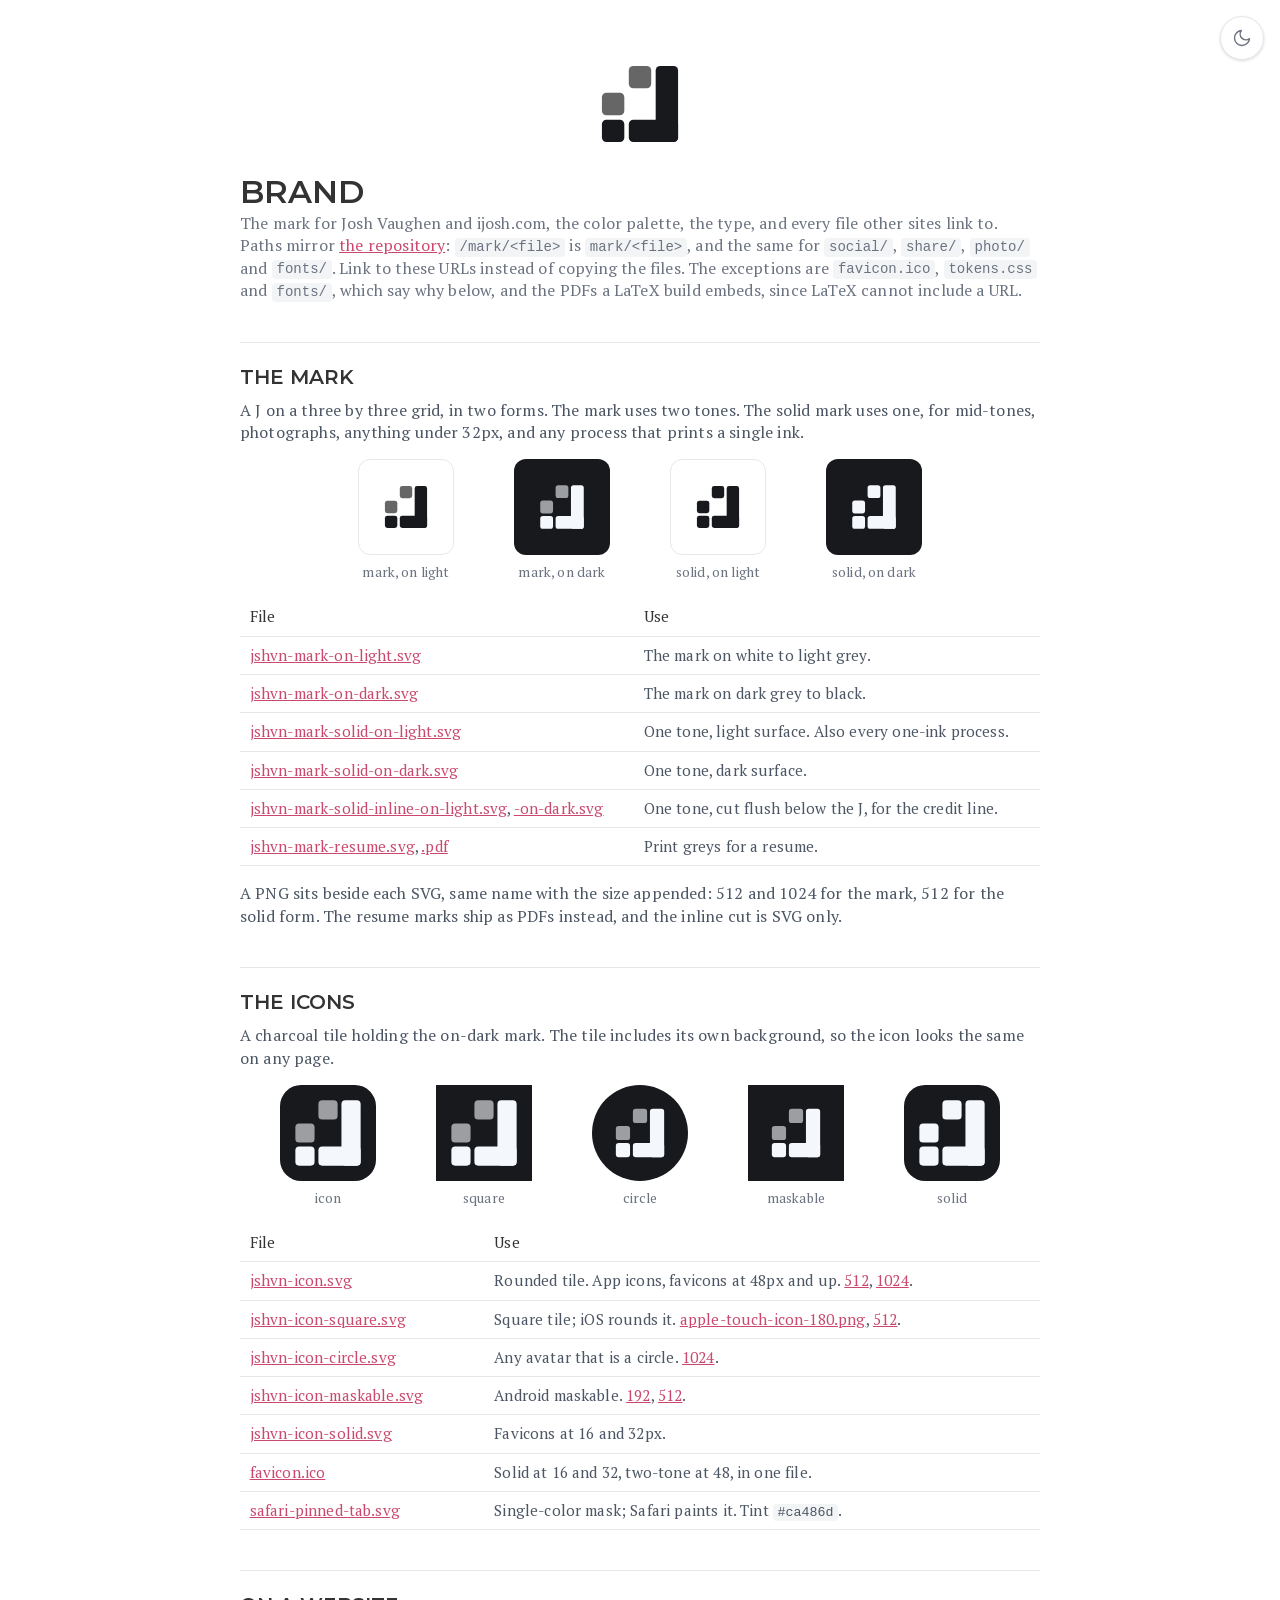
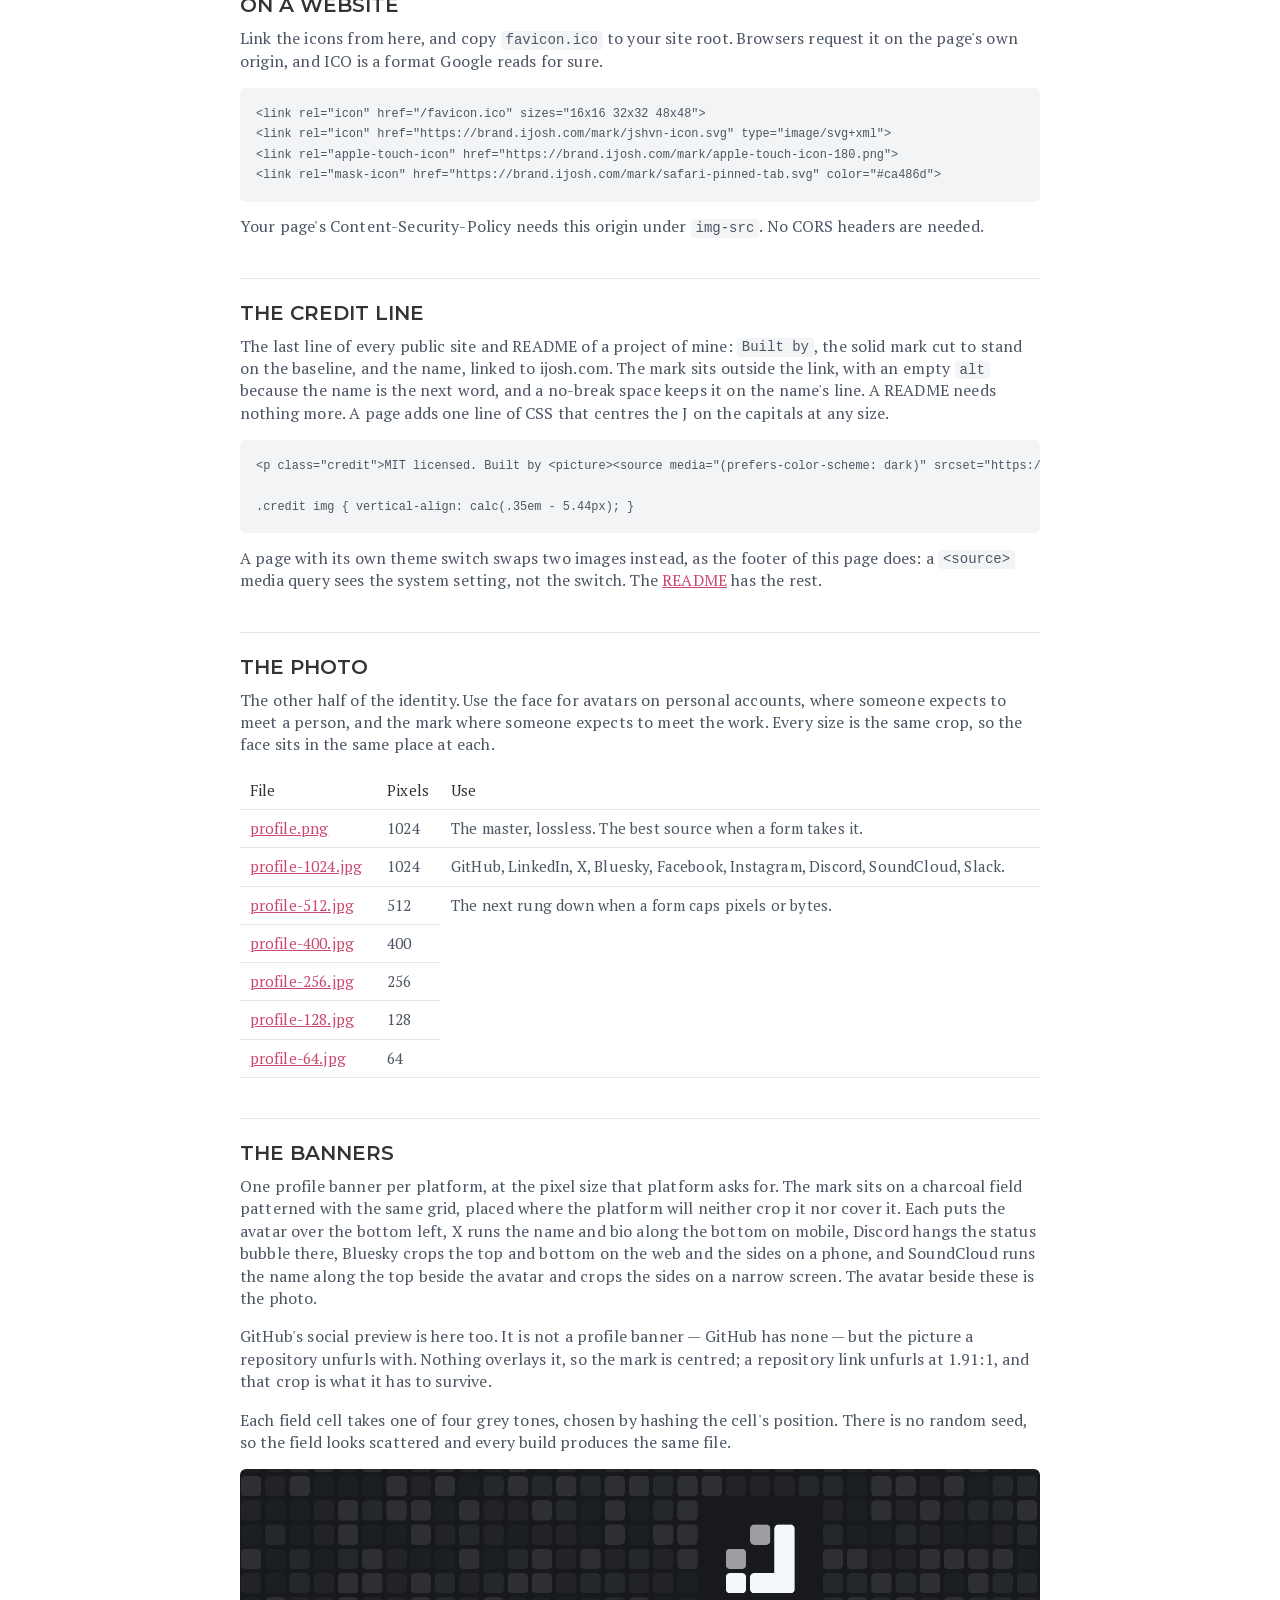
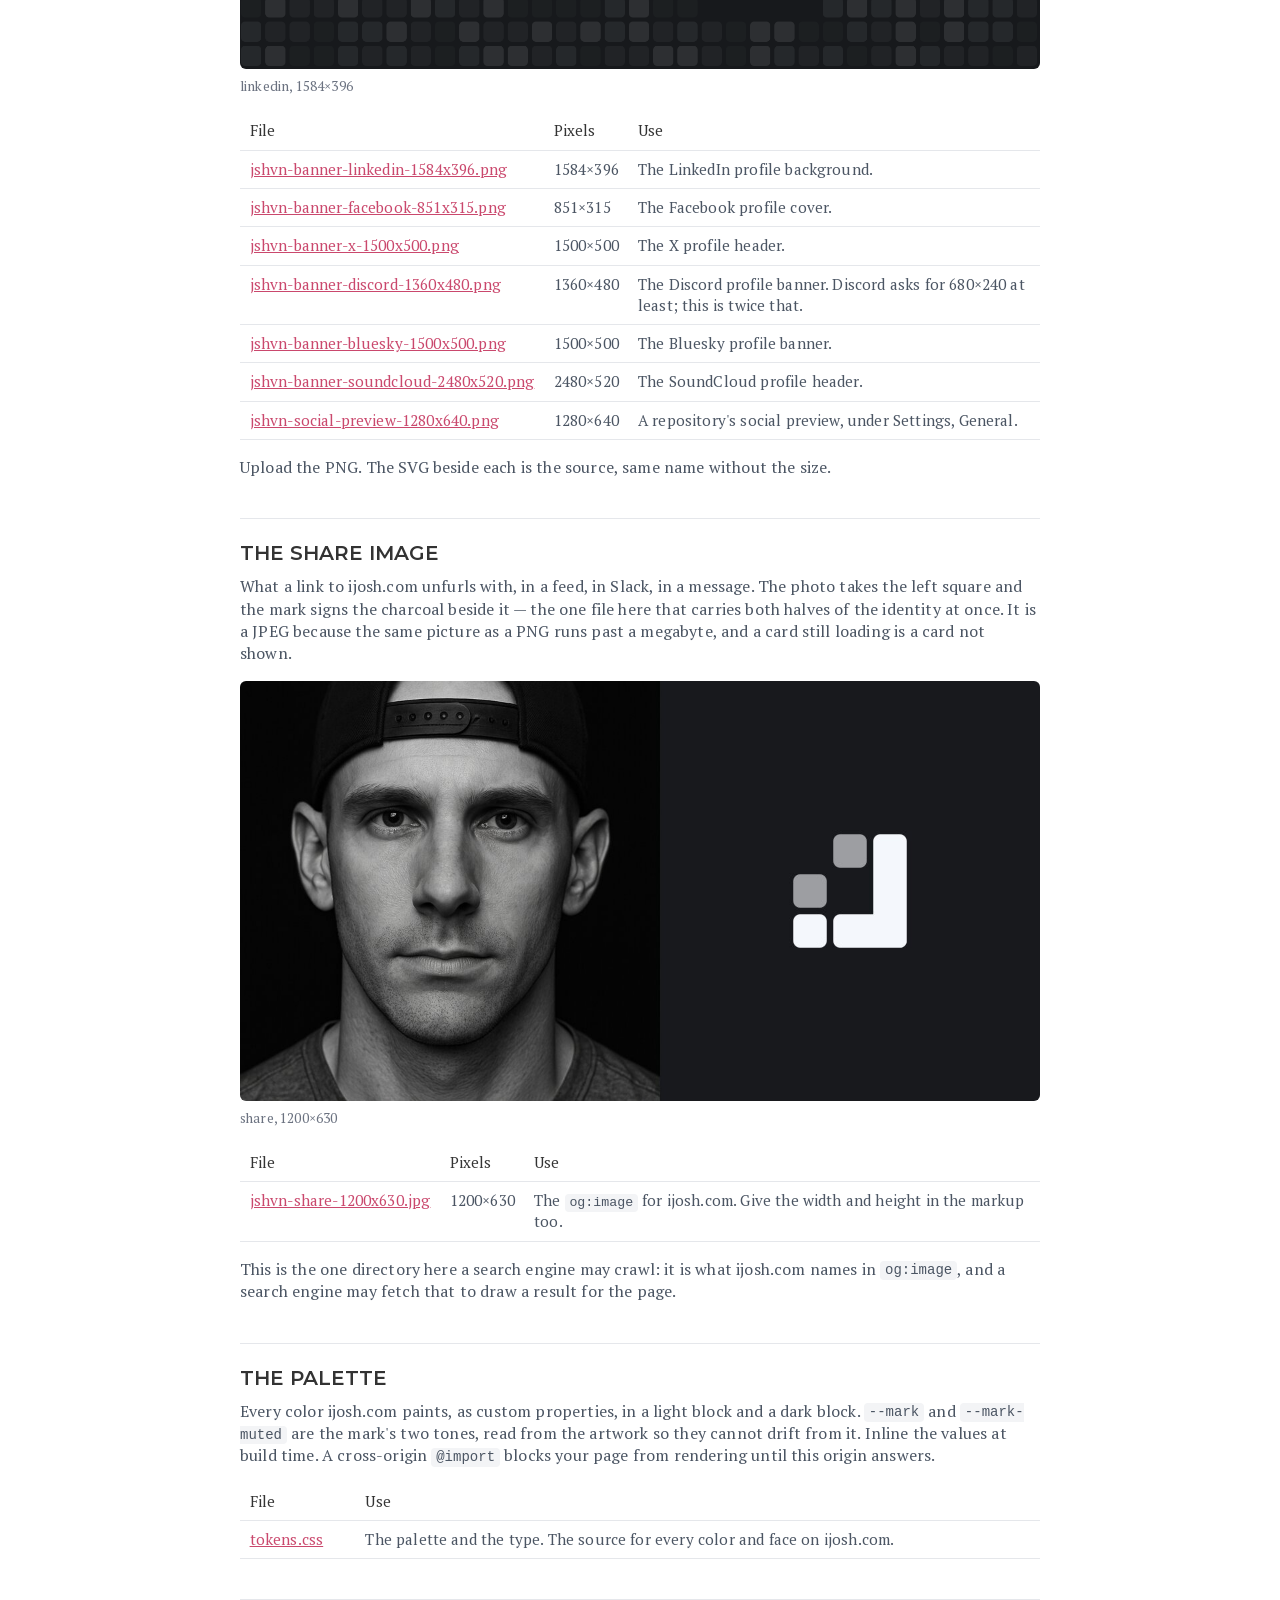
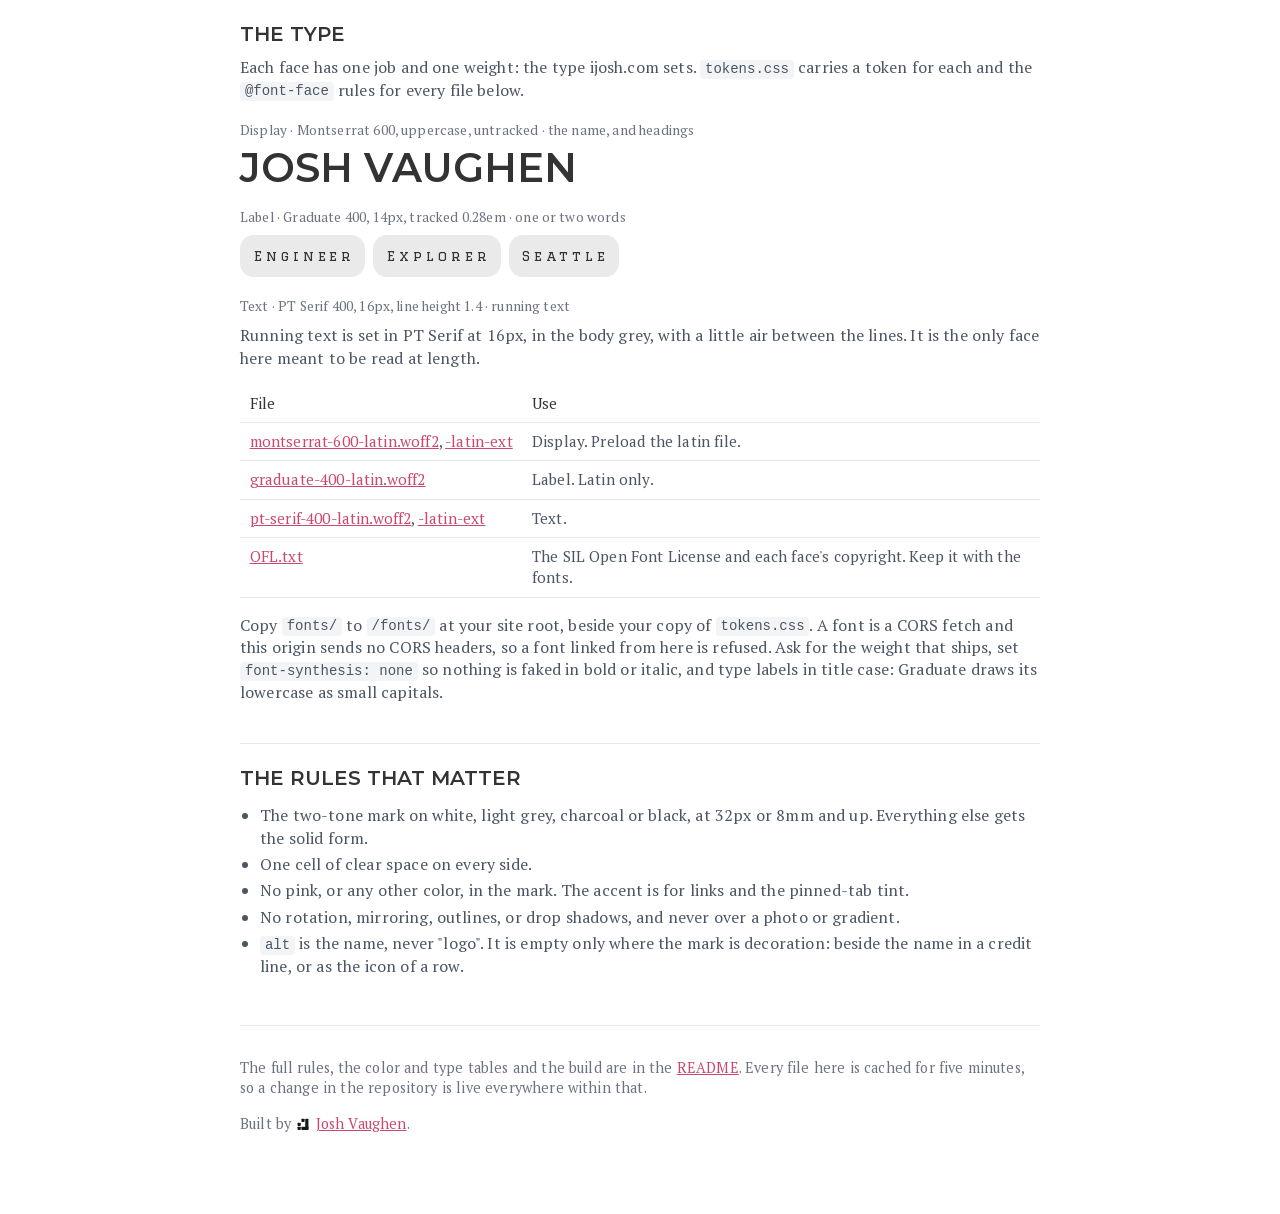
<file: site/index.html>
<!DOCTYPE html>
<html lang="en">
<head>
<meta charset="utf-8">
<meta name="viewport" content="width=device-width, initial-scale=1">
<title>brand</title>
<meta name="description" content="The mark for Josh Vaughen and ijosh.com, the palette and the type, the rules for using them, and every file other sites link to.">
<link rel="icon" href="/mark/favicon.ico" sizes="16x16 32x32 48x48">
<link rel="icon" href="/mark/jshvn-icon.svg" type="image/svg+xml">
<script>
  // Before first paint, so a remembered theme never flashes the other one.
  try { if (localStorage.theme) document.documentElement.dataset.theme = localStorage.theme; } catch (e) {}
</script>
<link rel="preload" as="font" type="font/woff2" href="/fonts/montserrat-600-latin.woff2" crossorigin>
<link rel="stylesheet" href="/tokens.css">
<style>
  /* The palette is tokens.css. These are the page's own: rule, code and swatch-tile surfaces. */
  :root { --rule: #e5e7eb; --code: #f3f4f6; --tile: #17191c; --on-light: block; --on-dark: none; }
  @media (prefers-color-scheme: dark) {
    :root:not([data-theme="light"]) { --rule: #2a2d31; --code: #1f2226; --on-light: none; --on-dark: block; }
  }
  :root[data-theme="dark"] { --rule: #2a2d31; --code: #1f2226; --on-light: none; --on-dark: block; }
  /* Artwork in two cuts: both ship, the theme picks one, display:none hides the other from a11y. */
  .on-light { display: var(--on-light); }
  .on-dark { display: var(--on-dark); }
  * { box-sizing: border-box; }
  :root { font-synthesis: none; }
  body {
    margin: 0; background: var(--bg); color: var(--text-body);
    font: 16px/var(--font-text-leading) var(--font-text); letter-spacing: .01em;
  }
  main { max-width: 52rem; margin: 0 auto; padding: 3rem 1rem 4rem; }
  h1, h2 { color: var(--text); line-height: 1; font-family: var(--font-display); font-weight: var(--font-display-weight); text-transform: uppercase; letter-spacing: normal; }
  h1 { font-size: 2rem; margin: 1rem 0 .25rem; }
  h2 { font-size: 1.25rem; margin: 2.5rem 0 .75rem; padding-top: 1.5rem; border-top: 1px solid var(--rule); }
  p { margin: .5rem 0 1rem; }
  a { color: var(--accent); }
  .lede { color: var(--text-muted); margin-top: 0; }
  header img { width: 112px; height: 112px; margin: 0 auto; }
  table { border-collapse: collapse; width: 100%; margin: 1rem 0; font-size: .95rem; }
  th, td { text-align: left; vertical-align: top; padding: .5rem .6rem; border-bottom: 1px solid var(--rule); }
  th { color: var(--text); font-weight: 600; }
  td:first-child { white-space: nowrap; }
  code { letter-spacing: normal; font: .875em ui-monospace, SFMono-Regular, Menlo, monospace; background: var(--code); padding: .1em .35em; border-radius: 4px; }
  pre { background: var(--code); padding: 1rem; border-radius: 6px; overflow-x: auto; font-size: .85rem; line-height: 1.5; }
  pre code { background: none; padding: 0; }
  .swatches { display: flex; flex-wrap: wrap; justify-content: center; gap: 1rem; margin: 1rem 0; }
  .swatch { width: 140px; margin: 0; text-align: center; font-size: .85rem; color: var(--text-muted); }
  .swatch img { display: block; width: 96px; height: 96px; margin: 0 auto .5rem; }
  .swatch.light img { background: #ffffff; padding: 16px; border-radius: 12px; border: 1px solid var(--rule); }
  .swatch.dark img  { background: var(--tile); padding: 16px; border-radius: 12px; }
  .banner { margin: 1rem 0; }
  .banner img { display: block; width: 100%; height: auto; border-radius: 6px; }
  .banner figcaption { color: var(--text-muted); font-size: .85rem; margin-top: .5rem; }
  .specimen { margin: 1rem 0; }
  .specimen dt { color: var(--text-muted); font-size: .85rem; margin-top: 1.25rem; }
  .specimen dd { margin: .5rem 0 0; }
  .specimen .display { font: var(--font-display-weight) 2.5rem/1 var(--font-display); text-transform: uppercase; letter-spacing: normal; color: var(--text); }
  .specimen .labels { display: flex; flex-wrap: wrap; gap: 8px; }
  .specimen .label {
    font: 14px/1 var(--font-label); letter-spacing: var(--font-label-tracking); color: var(--text);
    background: var(--pill-bg); border-radius: 14px; padding: 14px 10px 14px calc(10px + var(--font-label-tracking));
  }
  ul { padding-left: 1.25rem; }
  li { margin: .25rem 0; }
  #theme {
    position: fixed; top: 1rem; right: 1rem; width: 2.75rem; height: 2.75rem; padding: 0;
    display: grid; place-items: center; cursor: pointer;
    background: var(--bg); color: var(--text-muted);
    border: 1px solid var(--rule); border-radius: 50%; box-shadow: 0 1px 3px rgb(0 0 0 / .15);
  }
  #theme:hover { color: var(--text); }
  #theme:focus-visible { outline: 2px solid var(--accent); outline-offset: 2px; }
  #theme[hidden] { display: none; }
  footer { margin-top: 3rem; padding-top: 1.5rem; border-top: 1px solid var(--rule); color: var(--text-muted); font-size: .9rem; }
  /* The credit's two cuts swap as blocks, so a box holds them in the line. Its baseline is its
     bottom edge, which the alignment centres the J by: half the cap height, less half the drawing. */
  .credit-mark { display: inline-block; vertical-align: calc(.35em - 5.44px); }
</style>
</head>
<body>
<main>
  <header>
    <img class="on-light" src="/mark/jshvn-mark-on-light.svg" alt="Josh Vaughen" width="112" height="112">
    <img class="on-dark" src="/mark/jshvn-mark-on-dark.svg" alt="Josh Vaughen" width="112" height="112">
    <h1>brand</h1>
    <p class="lede">The mark for Josh Vaughen and ijosh.com, the color palette, the type, and every file other sites link to. Paths mirror <a href="https://github.com/jshvn/brand">the repository</a>: <code>/mark/&lt;file&gt;</code> is <code>mark/&lt;file&gt;</code>, and the same for <code>social/</code>, <code>share/</code>, <code>photo/</code> and <code>fonts/</code>. Link to these URLs instead of copying the files. The exceptions are <code>favicon.ico</code>, <code>tokens.css</code> and <code>fonts/</code>, which say why below, and the PDFs a LaTeX build embeds, since LaTeX cannot include a URL.</p>
  </header>

  <h2>The mark</h2>
  <p>A J on a three by three grid, in two forms. The mark uses two tones. The solid mark uses one, for mid-tones, photographs, anything under 32px, and any process that prints a single ink.</p>
  <div class="swatches">
    <figure class="swatch light"><img src="/mark/jshvn-mark-on-light.svg" alt="Josh Vaughen"><figcaption>mark, on light</figcaption></figure>
    <figure class="swatch dark"><img src="/mark/jshvn-mark-on-dark.svg" alt="Josh Vaughen"><figcaption>mark, on dark</figcaption></figure>
    <figure class="swatch light"><img src="/mark/jshvn-mark-solid-on-light.svg" alt="Josh Vaughen"><figcaption>solid, on light</figcaption></figure>
    <figure class="swatch dark"><img src="/mark/jshvn-mark-solid-on-dark.svg" alt="Josh Vaughen"><figcaption>solid, on dark</figcaption></figure>
  </div>
  <table>
    <tr><th>File</th><th>Use</th></tr>
    <tr><td><a href="/mark/jshvn-mark-on-light.svg">jshvn-mark-on-light.svg</a></td><td>The mark on white to light grey.</td></tr>
    <tr><td><a href="/mark/jshvn-mark-on-dark.svg">jshvn-mark-on-dark.svg</a></td><td>The mark on dark grey to black.</td></tr>
    <tr><td><a href="/mark/jshvn-mark-solid-on-light.svg">jshvn-mark-solid-on-light.svg</a></td><td>One tone, light surface. Also every one-ink process.</td></tr>
    <tr><td><a href="/mark/jshvn-mark-solid-on-dark.svg">jshvn-mark-solid-on-dark.svg</a></td><td>One tone, dark surface.</td></tr>
    <tr><td><a href="/mark/jshvn-mark-solid-inline-on-light.svg">jshvn-mark-solid-inline-on-light.svg</a>, <a href="/mark/jshvn-mark-solid-inline-on-dark.svg">-on-dark.svg</a></td><td>One tone, cut flush below the J, for the credit line.</td></tr>
    <tr><td><a href="/mark/jshvn-mark-resume.svg">jshvn-mark-resume.svg</a>, <a href="/mark/jshvn-mark-resume.pdf">.pdf</a></td><td>Print greys for a resume.</td></tr>
  </table>
  <p>A PNG sits beside each SVG, same name with the size appended: 512 and 1024 for the mark, 512 for the solid form. The resume marks ship as PDFs instead, and the inline cut is SVG only.</p>

  <h2>The icons</h2>
  <p>A charcoal tile holding the on-dark mark. The tile includes its own background, so the icon looks the same on any page.</p>
  <div class="swatches">
    <figure class="swatch"><img src="/mark/jshvn-icon.svg" alt="Josh Vaughen"><figcaption>icon</figcaption></figure>
    <figure class="swatch"><img src="/mark/jshvn-icon-square.svg" alt="Josh Vaughen"><figcaption>square</figcaption></figure>
    <figure class="swatch"><img src="/mark/jshvn-icon-circle.svg" alt="Josh Vaughen"><figcaption>circle</figcaption></figure>
    <figure class="swatch"><img src="/mark/jshvn-icon-maskable.svg" alt="Josh Vaughen"><figcaption>maskable</figcaption></figure>
    <figure class="swatch"><img src="/mark/jshvn-icon-solid.svg" alt="Josh Vaughen"><figcaption>solid</figcaption></figure>
  </div>
  <table>
    <tr><th>File</th><th>Use</th></tr>
    <tr><td><a href="/mark/jshvn-icon.svg">jshvn-icon.svg</a></td><td>Rounded tile. App icons, favicons at 48px and up. <a href="/mark/jshvn-icon-512.png">512</a>, <a href="/mark/jshvn-icon-1024.png">1024</a>.</td></tr>
    <tr><td><a href="/mark/jshvn-icon-square.svg">jshvn-icon-square.svg</a></td><td>Square tile; iOS rounds it. <a href="/mark/apple-touch-icon-180.png">apple-touch-icon-180.png</a>, <a href="/mark/jshvn-icon-square-512.png">512</a>.</td></tr>
    <tr><td><a href="/mark/jshvn-icon-circle.svg">jshvn-icon-circle.svg</a></td><td>Any avatar that is a circle. <a href="/mark/jshvn-icon-circle-1024.png">1024</a>.</td></tr>
    <tr><td><a href="/mark/jshvn-icon-maskable.svg">jshvn-icon-maskable.svg</a></td><td>Android maskable. <a href="/mark/jshvn-icon-maskable-192.png">192</a>, <a href="/mark/jshvn-icon-maskable-512.png">512</a>.</td></tr>
    <tr><td><a href="/mark/jshvn-icon-solid.svg">jshvn-icon-solid.svg</a></td><td>Favicons at 16 and 32px.</td></tr>
    <tr><td><a href="/mark/favicon.ico">favicon.ico</a></td><td>Solid at 16 and 32, two-tone at 48, in one file.</td></tr>
    <tr><td><a href="/mark/safari-pinned-tab.svg">safari-pinned-tab.svg</a></td><td>Single-color mask; Safari paints it. Tint <code>#ca486d</code>.</td></tr>
  </table>

  <h2>On a website</h2>
  <p>Link the icons from here, and copy <code>favicon.ico</code> to your site root. Browsers request it on the page's own origin, and ICO is a format Google reads for sure.</p>
<pre><code>&lt;link rel="icon" href="/favicon.ico" sizes="16x16 32x32 48x48"&gt;
&lt;link rel="icon" href="https://brand.ijosh.com/mark/jshvn-icon.svg" type="image/svg+xml"&gt;
&lt;link rel="apple-touch-icon" href="https://brand.ijosh.com/mark/apple-touch-icon-180.png"&gt;
&lt;link rel="mask-icon" href="https://brand.ijosh.com/mark/safari-pinned-tab.svg" color="#ca486d"&gt;</code></pre>
  <p>Your page's Content-Security-Policy needs this origin under <code>img-src</code>. No CORS headers are needed.</p>

  <h2>The credit line</h2>
  <p>The last line of every public site and README of a project of mine: <code>Built by</code>, the solid mark cut to stand on the baseline, and the name, linked to ijosh.com. The mark sits outside the link, with an empty <code>alt</code> because the name is the next word, and a no-break space keeps it on the name's line. A README needs nothing more. A page adds one line of CSS that centres the J on the capitals at any size.</p>
<pre><code>&lt;p class="credit"&gt;MIT licensed. Built by &lt;picture&gt;&lt;source media="(prefers-color-scheme: dark)" srcset="https://brand.ijosh.com/mark/jshvn-mark-solid-inline-on-dark.svg"&gt;&lt;img src="https://brand.ijosh.com/mark/jshvn-mark-solid-inline-on-light.svg" alt="" width="16"&gt;&lt;/picture&gt;&amp;nbsp;&lt;a href="https://ijosh.com"&gt;Josh Vaughen&lt;/a&gt;.&lt;/p&gt;

.credit img { vertical-align: calc(.35em - 5.44px); }</code></pre>
  <p>A page with its own theme switch swaps two images instead, as the footer of this page does: a <code>&lt;source&gt;</code> media query sees the system setting, not the switch. The <a href="https://github.com/jshvn/brand#a-credit-line">README</a> has the rest.</p>

  <h2>The photo</h2>
  <p>The other half of the identity. Use the face for avatars on personal accounts, where someone expects to meet a person, and the mark where someone expects to meet the work. Every size is the same crop, so the face sits in the same place at each.</p>
  <table>
    <tr><th>File</th><th>Pixels</th><th>Use</th></tr>
    <tr><td><a href="/photo/profile.png">profile.png</a></td><td>1024</td><td>The master, lossless. The best source when a form takes it.</td></tr>
    <tr><td><a href="/photo/profile-1024.jpg">profile-1024.jpg</a></td><td>1024</td><td>GitHub, LinkedIn, X, Bluesky, Facebook, Instagram, Discord, SoundCloud, Slack.</td></tr>
    <tr><td><a href="/photo/profile-512.jpg">profile-512.jpg</a></td><td>512</td><td rowspan="5">The next rung down when a form caps pixels or bytes.</td></tr>
    <tr><td><a href="/photo/profile-400.jpg">profile-400.jpg</a></td><td>400</td></tr>
    <tr><td><a href="/photo/profile-256.jpg">profile-256.jpg</a></td><td>256</td></tr>
    <tr><td><a href="/photo/profile-128.jpg">profile-128.jpg</a></td><td>128</td></tr>
    <tr><td><a href="/photo/profile-64.jpg">profile-64.jpg</a></td><td>64</td></tr>
  </table>

  <h2>The banners</h2>
  <p>One profile banner per platform, at the pixel size that platform asks for. The mark sits on a charcoal field patterned with the same grid, placed where the platform will neither crop it nor cover it. Each puts the avatar over the bottom left, X runs the name and bio along the bottom on mobile, Discord hangs the status bubble there, Bluesky crops the top and bottom on the web and the sides on a phone, and SoundCloud runs the name along the top beside the avatar and crops the sides on a narrow screen. The avatar beside these is the photo.</p>
  <p>GitHub's social preview is here too. It is not a profile banner &mdash; GitHub has none &mdash; but the picture a repository unfurls with. Nothing overlays it, so the mark is centred; a repository link unfurls at 1.91:1, and that crop is what it has to survive.</p>
  <p>Each field cell takes one of four grey tones, chosen by hashing the cell's position. There is no random seed, so the field looks scattered and every build produces the same file.</p>
  <figure class="banner">
    <img src="/social/jshvn-banner-linkedin-1584x396.png" alt="Josh Vaughen" width="1584" height="396">
    <figcaption>linkedin, 1584&times;396</figcaption>
  </figure>
  <table>
    <tr><th>File</th><th>Pixels</th><th>Use</th></tr>
    <tr><td><a href="/social/jshvn-banner-linkedin-1584x396.png">jshvn-banner-linkedin-1584x396.png</a></td><td>1584&times;396</td><td>The LinkedIn profile background.</td></tr>
    <tr><td><a href="/social/jshvn-banner-facebook-851x315.png">jshvn-banner-facebook-851x315.png</a></td><td>851&times;315</td><td>The Facebook profile cover.</td></tr>
    <tr><td><a href="/social/jshvn-banner-x-1500x500.png">jshvn-banner-x-1500x500.png</a></td><td>1500&times;500</td><td>The X profile header.</td></tr>
    <tr><td><a href="/social/jshvn-banner-discord-1360x480.png">jshvn-banner-discord-1360x480.png</a></td><td>1360&times;480</td><td>The Discord profile banner. Discord asks for 680&times;240 at least; this is twice that.</td></tr>
    <tr><td><a href="/social/jshvn-banner-bluesky-1500x500.png">jshvn-banner-bluesky-1500x500.png</a></td><td>1500&times;500</td><td>The Bluesky profile banner.</td></tr>
    <tr><td><a href="/social/jshvn-banner-soundcloud-2480x520.png">jshvn-banner-soundcloud-2480x520.png</a></td><td>2480&times;520</td><td>The SoundCloud profile header.</td></tr>
    <tr><td><a href="/social/jshvn-social-preview-1280x640.png">jshvn-social-preview-1280x640.png</a></td><td>1280&times;640</td><td>A repository's social preview, under Settings, General.</td></tr>
  </table>
  <p>Upload the PNG. The SVG beside each is the source, same name without the size.</p>

  <h2>The share image</h2>
  <p>What a link to ijosh.com unfurls with, in a feed, in Slack, in a message. The photo takes the left square and the mark signs the charcoal beside it &mdash; the one file here that carries both halves of the identity at once. It is a JPEG because the same picture as a PNG runs past a megabyte, and a card still loading is a card not shown.</p>
  <figure class="banner">
    <img src="/share/jshvn-share-1200x630.jpg" alt="Josh Vaughen" width="1200" height="630">
    <figcaption>share, 1200&times;630</figcaption>
  </figure>
  <table>
    <tr><th>File</th><th>Pixels</th><th>Use</th></tr>
    <tr><td><a href="/share/jshvn-share-1200x630.jpg">jshvn-share-1200x630.jpg</a></td><td>1200&times;630</td><td>The <code>og:image</code> for ijosh.com. Give the width and height in the markup too.</td></tr>
  </table>
  <p>This is the one directory here a search engine may crawl: it is what ijosh.com names in <code>og:image</code>, and a search engine may fetch that to draw a result for the page.</p>

  <h2>The palette</h2>
  <p>Every color ijosh.com paints, as custom properties, in a light block and a dark block. <code>--mark</code> and <code>--mark-muted</code> are the mark's two tones, read from the artwork so they cannot drift from it. Inline the values at build time. A cross-origin <code>@import</code> blocks your page from rendering until this origin answers.</p>
  <table>
    <tr><th>File</th><th>Use</th></tr>
    <tr><td><a href="/tokens.css">tokens.css</a></td><td>The palette and the type. The source for every color and face on ijosh.com.</td></tr>
  </table>

  <h2>The type</h2>
  <p>Each face has one job and one weight: the type ijosh.com sets. <code>tokens.css</code> carries a token for each and the <code>@font-face</code> rules for every file below.</p>
  <dl class="specimen">
    <dt>Display &middot; Montserrat 600, uppercase, untracked &middot; the name, and headings</dt>
    <dd class="display">Josh Vaughen</dd>
    <dt>Label &middot; Graduate 400, 14px, tracked 0.28em &middot; one or two words</dt>
    <dd class="labels"><span class="label">Engineer</span><span class="label">Explorer</span><span class="label">Seattle</span></dd>
    <dt>Text &middot; PT Serif 400, 16px, line height 1.4 &middot; running text</dt>
    <dd>Running text is set in PT Serif at 16px, in the body grey, with a little air between the lines. It is the only face here meant to be read at length.</dd>
  </dl>
  <table>
    <tr><th>File</th><th>Use</th></tr>
    <tr><td><a href="/fonts/montserrat-600-latin.woff2">montserrat-600-latin.woff2</a>, <a href="/fonts/montserrat-600-latin-ext.woff2">-latin-ext</a></td><td>Display. Preload the latin file.</td></tr>
    <tr><td><a href="/fonts/graduate-400-latin.woff2">graduate-400-latin.woff2</a></td><td>Label. Latin only.</td></tr>
    <tr><td><a href="/fonts/pt-serif-400-latin.woff2">pt-serif-400-latin.woff2</a>, <a href="/fonts/pt-serif-400-latin-ext.woff2">-latin-ext</a></td><td>Text.</td></tr>
    <tr><td><a href="/fonts/OFL.txt">OFL.txt</a></td><td>The SIL Open Font License and each face's copyright. Keep it with the fonts.</td></tr>
  </table>
  <p>Copy <code>fonts/</code> to <code>/fonts/</code> at your site root, beside your copy of <code>tokens.css</code>. A font is a CORS fetch and this origin sends no CORS headers, so a font linked from here is refused. Ask for the weight that ships, set <code>font-synthesis: none</code> so nothing is faked in bold or italic, and type labels in title case: Graduate draws its lowercase as small capitals.</p>

  <h2>The rules that matter</h2>
  <ul>
    <li>The two-tone mark on white, light grey, charcoal or black, at 32px or 8mm and up. Everything else gets the solid form.</li>
    <li>One cell of clear space on every side.</li>
    <li>No pink, or any other color, in the mark. The accent is for links and the pinned-tab tint.</li>
    <li>No rotation, mirroring, outlines, or drop shadows, and never over a photo or gradient.</li>
    <li><code>alt</code> is the name, never "logo". It is empty only where the mark is decoration: beside the name in a credit line, or as the icon of a row.</li>
  </ul>

  <footer>
    <p>The full rules, the color and type tables and the build are in the <a href="https://github.com/jshvn/brand#readme">README</a>. Every file here is cached for five minutes, so a change in the repository is live everywhere within that.</p>
    <p>Built by <span class="credit-mark"><img class="on-light" src="/mark/jshvn-mark-solid-inline-on-light.svg" alt="" width="16"><img class="on-dark" src="/mark/jshvn-mark-solid-inline-on-dark.svg" alt="" width="16"></span>&nbsp;<a href="https://ijosh.com">Josh Vaughen</a>.</p>
  </footer>
</main>

<button id="theme" type="button" aria-label="Switch between the light and dark theme" hidden>
  <svg class="on-light" width="20" height="20" viewBox="0 0 24 24" fill="none" stroke="currentColor" stroke-width="1.7" stroke-linecap="round" stroke-linejoin="round" aria-hidden="true"><path d="M21 12.8A9 9 0 1 1 11.2 3a7 7 0 0 0 9.8 9.8z"/></svg>
  <svg class="on-dark" width="20" height="20" viewBox="0 0 24 24" fill="none" stroke="currentColor" stroke-width="1.7" stroke-linecap="round" stroke-linejoin="round" aria-hidden="true"><circle cx="12" cy="12" r="4.2"/><path d="M12 2v2.4M12 19.6V22M2 12h2.4M19.6 12H22M4.9 4.9l1.7 1.7M17.4 17.4l1.7 1.7M19.1 4.9l-1.7 1.7M6.6 17.4l-1.7 1.7"/></svg>
</button>
<script>
  // The toggle only works with script, so it only appears with script.
  const button = document.getElementById("theme");
  button.hidden = false;
  button.addEventListener("click", () => {
    // The computed color-scheme is what the reader sees now, system preference included.
    const next = getComputedStyle(document.documentElement).colorScheme === "dark" ? "light" : "dark";
    document.documentElement.dataset.theme = next;
    try { localStorage.theme = next; } catch (e) {}
  });
</script>
</body>
</html>
</file>
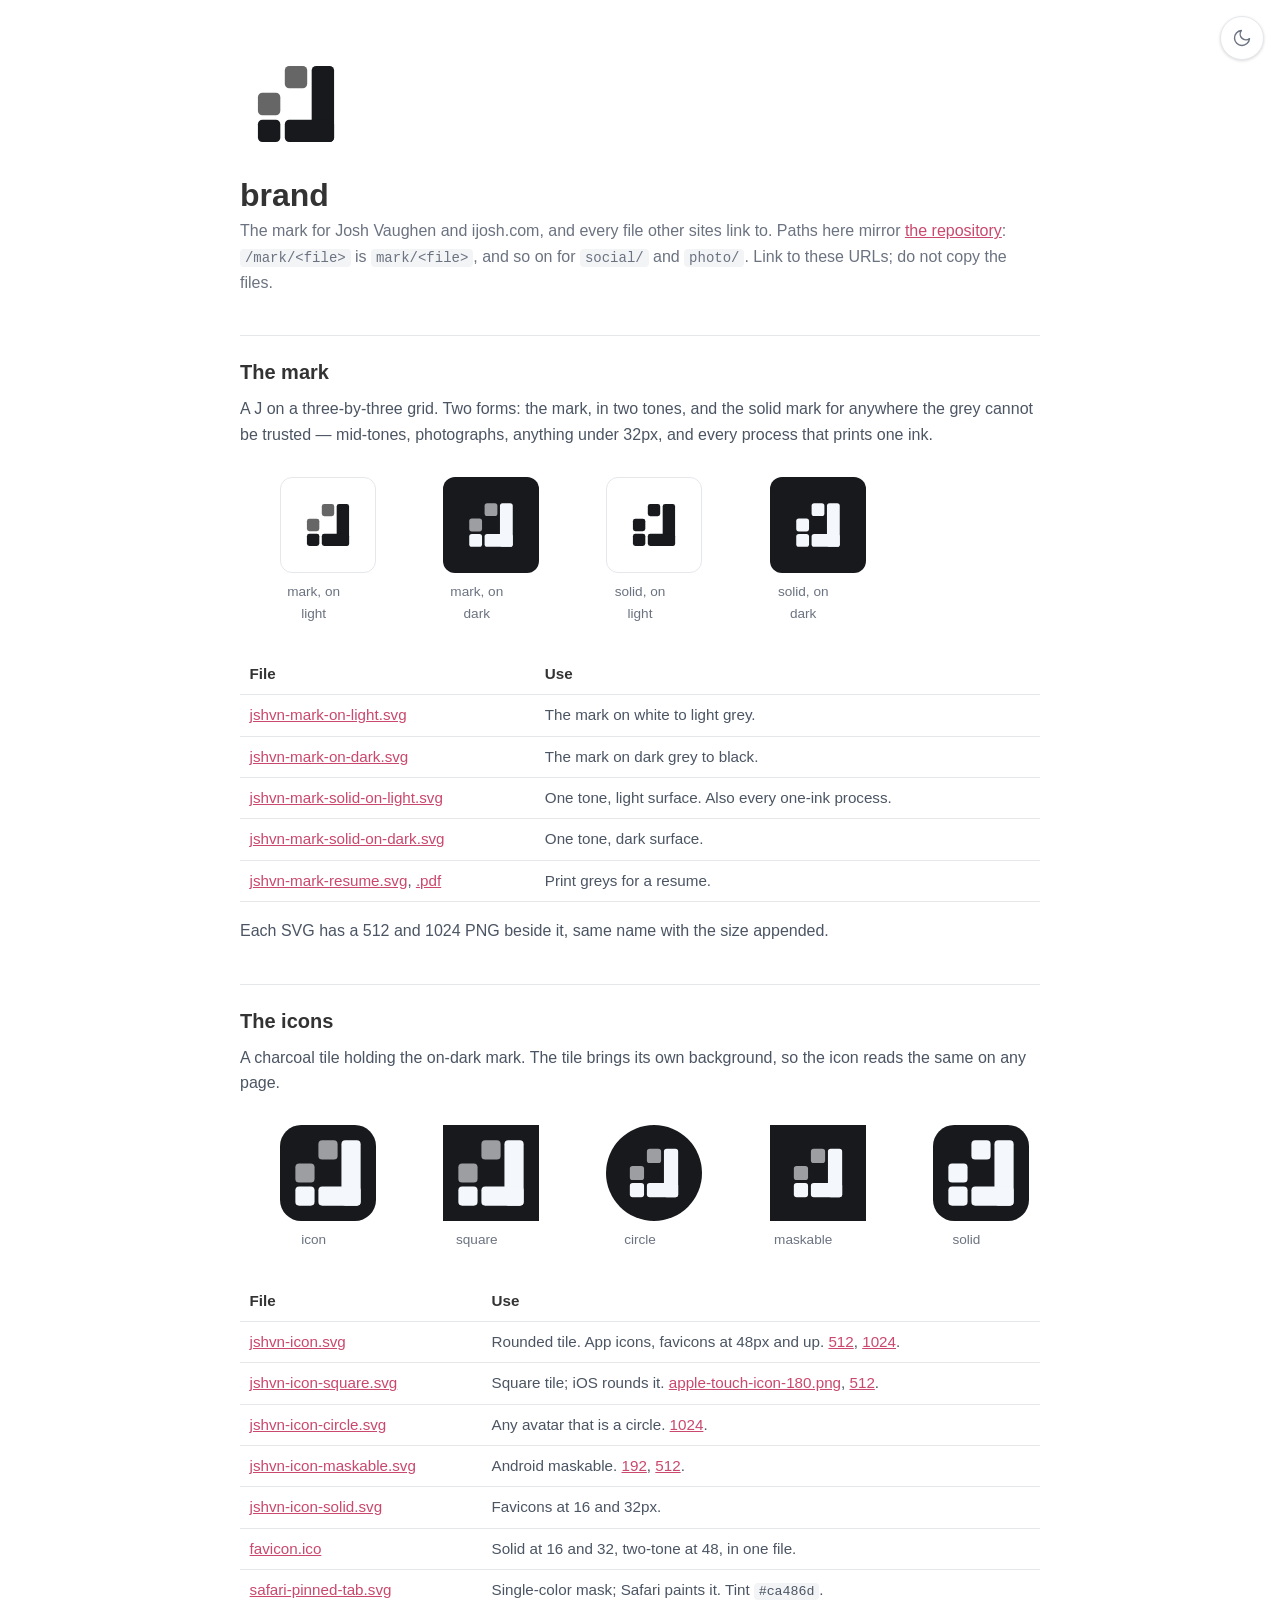
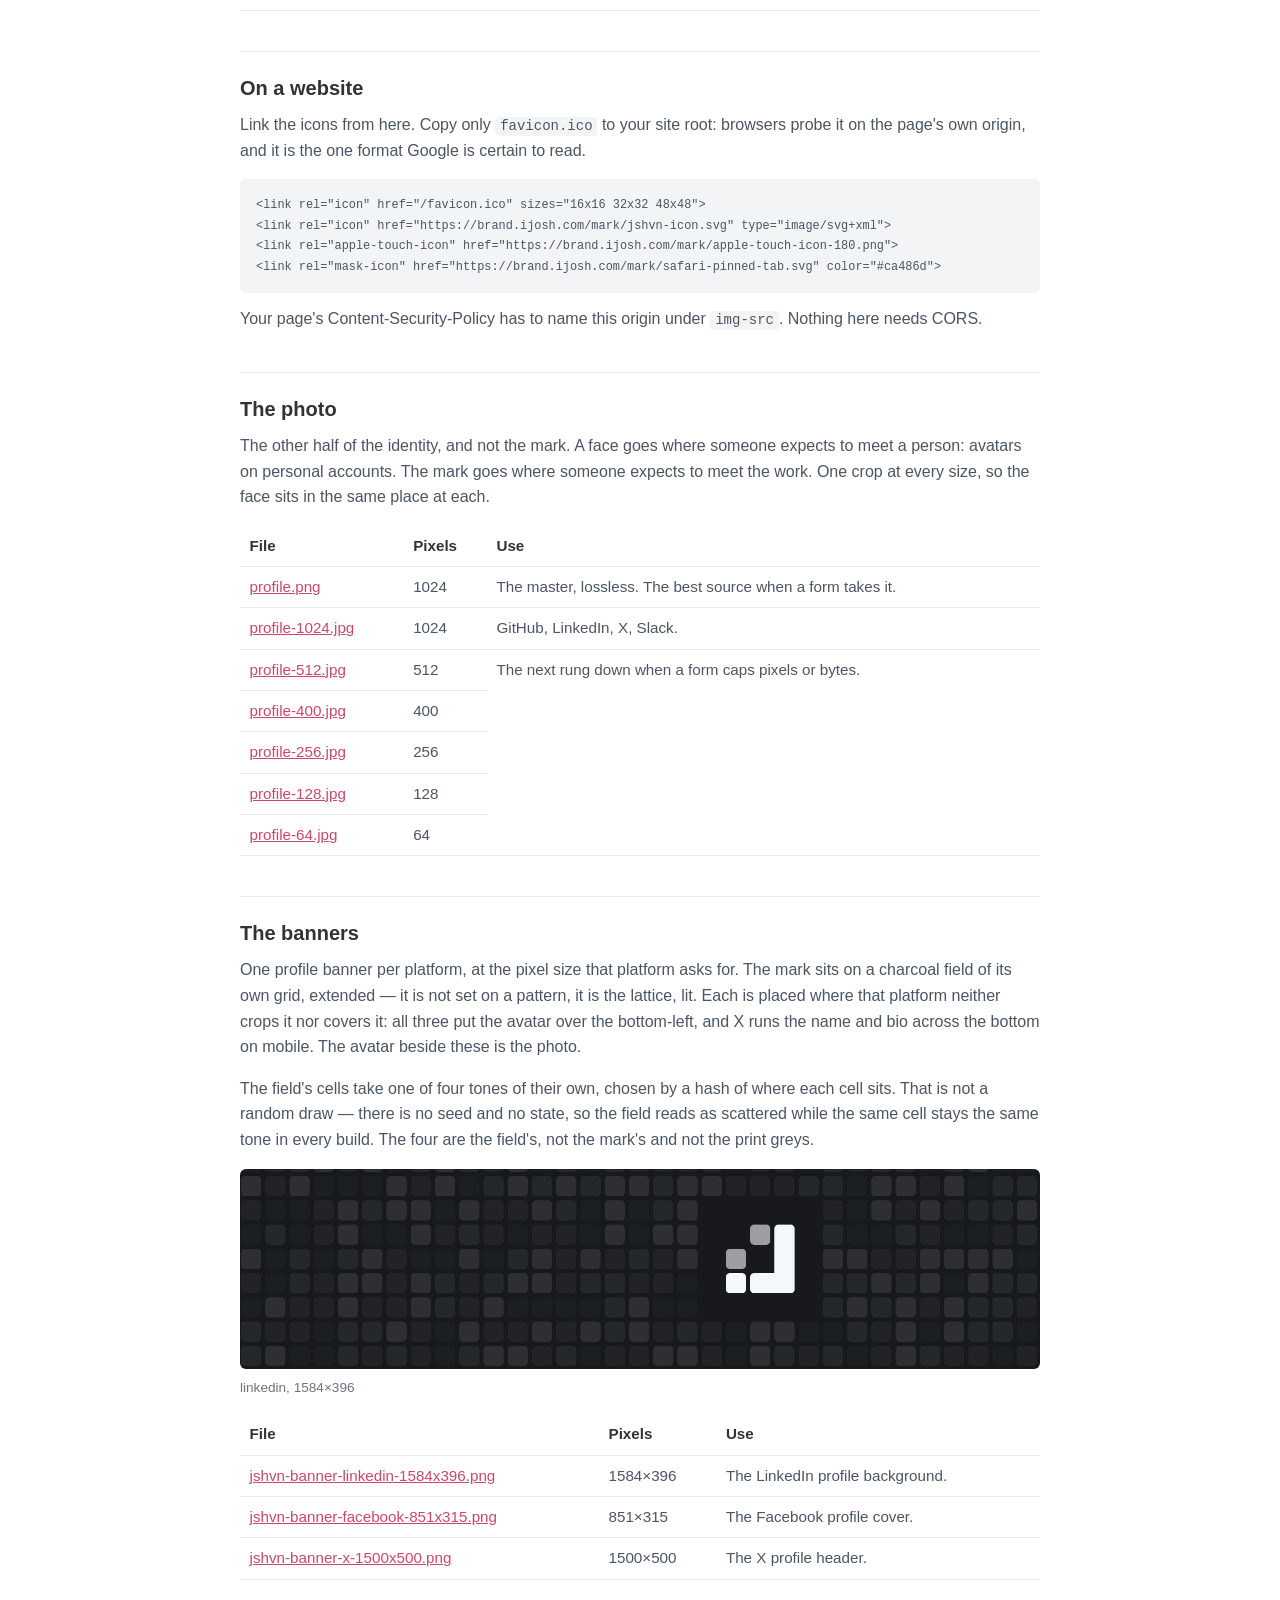
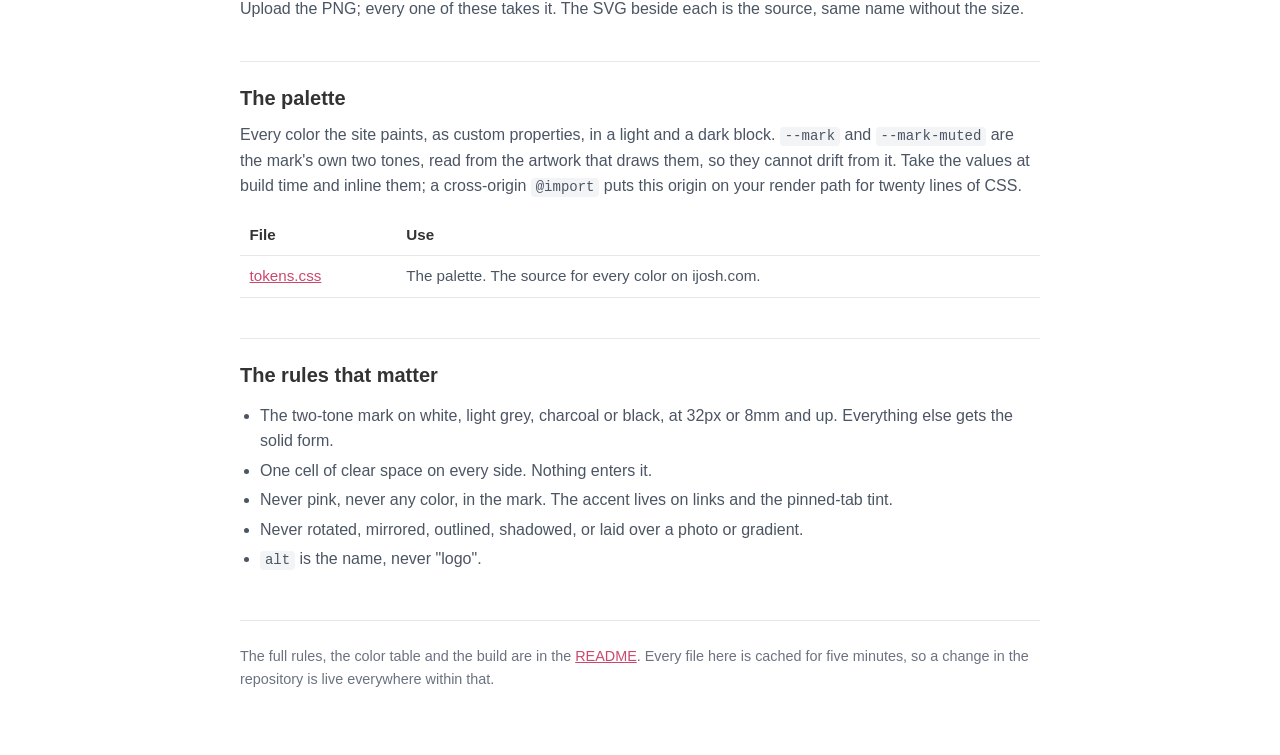
<file: src/index.html>
<!DOCTYPE html>
<html lang="en">
<head>
<meta charset="utf-8">
<meta name="viewport" content="width=device-width, initial-scale=1">
<title>brand</title>
<meta name="description" content="The mark for Josh Vaughen and ijosh.com, the rules for using it, and every file other sites link to.">
<link rel="icon" href="/mark/favicon.ico" sizes="16x16 32x32 48x48">
<link rel="icon" href="/mark/jshvn-icon.svg" type="image/svg+xml">
<script>
  // Before first paint, so a remembered theme never flashes the other one.
  try { if (localStorage.theme) document.documentElement.dataset.theme = localStorage.theme; } catch (e) {}
</script>
<style>
  :root {
    color-scheme: light;
    --bg: #ffffff; --text: #333333; --muted: #6b7280; --body: #4b5563;
    --accent: #ca486d; --rule: #e5e7eb; --tile: #17191c; --tile-fg: #f4f7fb; --code: #f3f4f6;
    --on-light: block; --on-dark: none;
  }
  /* The system preference, unless the toggle has pinned the page to light. */
  @media (prefers-color-scheme: dark) {
    :root:not([data-theme="light"]) {
      color-scheme: dark;
      --bg: #17191c; --text: #f4f7fb; --muted: #9aa7b4; --body: #c6d0da;
      --accent: #e98aa3; --rule: #2a2d31; --code: #1f2226;
      --on-light: none; --on-dark: block;
    }
  }
  :root[data-theme="dark"] {
    color-scheme: dark;
    --bg: #17191c; --text: #f4f7fb; --muted: #9aa7b4; --body: #c6d0da;
    --accent: #e98aa3; --rule: #2a2d31; --code: #1f2226;
    --on-light: none; --on-dark: block;
  }
  /* Artwork that comes in two cuts. CSS cannot swap an image source, so both ship
     and the theme picks one; display:none keeps the other out of the a11y tree. */
  .on-light { display: var(--on-light); }
  .on-dark { display: var(--on-dark); }
  * { box-sizing: border-box; }
  body {
    margin: 0; background: var(--bg); color: var(--body);
    font: 16px/1.6 -apple-system, BlinkMacSystemFont, "Segoe UI", Helvetica, Arial, sans-serif;
  }
  main { max-width: 52rem; margin: 0 auto; padding: 3rem 1rem 4rem; }
  h1, h2 { color: var(--text); line-height: 1.2; }
  h1 { font-size: 2rem; margin: 1rem 0 .25rem; }
  h2 { font-size: 1.25rem; margin: 2.5rem 0 .75rem; padding-top: 1.5rem; border-top: 1px solid var(--rule); }
  p { margin: .5rem 0 1rem; }
  a { color: var(--accent); }
  .lede { color: var(--muted); margin-top: 0; }
  header img { width: 112px; height: 112px; }
  table { border-collapse: collapse; width: 100%; margin: 1rem 0; font-size: .95rem; }
  th, td { text-align: left; vertical-align: top; padding: .5rem .6rem; border-bottom: 1px solid var(--rule); }
  th { color: var(--text); font-weight: 600; }
  td:first-child { white-space: nowrap; }
  code { font: .875em ui-monospace, SFMono-Regular, Menlo, monospace; background: var(--code); padding: .1em .35em; border-radius: 4px; }
  pre { background: var(--code); padding: 1rem; border-radius: 6px; overflow-x: auto; font-size: .85rem; line-height: 1.5; }
  pre code { background: none; padding: 0; }
  .swatches { display: grid; grid-template-columns: repeat(auto-fill, minmax(140px, 1fr)); gap: 1rem; margin: 1rem 0; }
  .swatch { text-align: center; font-size: .85rem; color: var(--muted); }
  .swatch img { display: block; width: 96px; height: 96px; margin: 0 auto .5rem; }
  .swatch.light img { background: #ffffff; padding: 16px; border-radius: 12px; border: 1px solid var(--rule); }
  .swatch.dark img  { background: var(--tile); padding: 16px; border-radius: 12px; }
  .banner { margin: 1rem 0; }
  .banner img { display: block; width: 100%; height: auto; border-radius: 6px; }
  .banner figcaption { color: var(--muted); font-size: .85rem; margin-top: .5rem; }
  ul { padding-left: 1.25rem; }
  li { margin: .25rem 0; }
  #theme {
    position: fixed; top: 1rem; right: 1rem; width: 2.75rem; height: 2.75rem; padding: 0;
    display: grid; place-items: center; cursor: pointer;
    background: var(--bg); color: var(--muted);
    border: 1px solid var(--rule); border-radius: 50%; box-shadow: 0 1px 3px rgb(0 0 0 / .15);
  }
  #theme:hover { color: var(--text); }
  #theme:focus-visible { outline: 2px solid var(--accent); outline-offset: 2px; }
  #theme[hidden] { display: none; }
  footer { margin-top: 3rem; padding-top: 1.5rem; border-top: 1px solid var(--rule); color: var(--muted); font-size: .9rem; }
</style>
</head>
<body>
<main>
  <header>
    <img class="on-light" src="/mark/jshvn-mark-on-light.svg" alt="Josh Vaughen" width="112" height="112">
    <img class="on-dark" src="/mark/jshvn-mark-on-dark.svg" alt="Josh Vaughen" width="112" height="112">
    <h1>brand</h1>
    <p class="lede">The mark for Josh Vaughen and ijosh.com, and every file other sites link to. Paths here mirror <a href="https://github.com/jshvn/brand">the repository</a>: <code>/mark/&lt;file&gt;</code> is <code>mark/&lt;file&gt;</code>, and so on for <code>social/</code> and <code>photo/</code>. Link to these URLs; do not copy the files.</p>
  </header>

  <h2>The mark</h2>
  <p>A J on a three-by-three grid. Two forms: the mark, in two tones, and the solid mark for anywhere the grey cannot be trusted &mdash; mid-tones, photographs, anything under 32px, and every process that prints one ink.</p>
  <div class="swatches">
    <figure class="swatch light"><img src="/mark/jshvn-mark-on-light.svg" alt="Josh Vaughen"><figcaption>mark, on light</figcaption></figure>
    <figure class="swatch dark"><img src="/mark/jshvn-mark-on-dark.svg" alt="Josh Vaughen"><figcaption>mark, on dark</figcaption></figure>
    <figure class="swatch light"><img src="/mark/jshvn-mark-solid-on-light.svg" alt="Josh Vaughen"><figcaption>solid, on light</figcaption></figure>
    <figure class="swatch dark"><img src="/mark/jshvn-mark-solid-on-dark.svg" alt="Josh Vaughen"><figcaption>solid, on dark</figcaption></figure>
  </div>
  <table>
    <tr><th>File</th><th>Use</th></tr>
    <tr><td><a href="/mark/jshvn-mark-on-light.svg">jshvn-mark-on-light.svg</a></td><td>The mark on white to light grey.</td></tr>
    <tr><td><a href="/mark/jshvn-mark-on-dark.svg">jshvn-mark-on-dark.svg</a></td><td>The mark on dark grey to black.</td></tr>
    <tr><td><a href="/mark/jshvn-mark-solid-on-light.svg">jshvn-mark-solid-on-light.svg</a></td><td>One tone, light surface. Also every one-ink process.</td></tr>
    <tr><td><a href="/mark/jshvn-mark-solid-on-dark.svg">jshvn-mark-solid-on-dark.svg</a></td><td>One tone, dark surface.</td></tr>
    <tr><td><a href="/mark/jshvn-mark-resume.svg">jshvn-mark-resume.svg</a>, <a href="/mark/jshvn-mark-resume.pdf">.pdf</a></td><td>Print greys for a resume.</td></tr>
  </table>
  <p>Each SVG has a 512 and 1024 PNG beside it, same name with the size appended.</p>

  <h2>The icons</h2>
  <p>A charcoal tile holding the on-dark mark. The tile brings its own background, so the icon reads the same on any page.</p>
  <div class="swatches">
    <figure class="swatch"><img src="/mark/jshvn-icon.svg" alt="Josh Vaughen"><figcaption>icon</figcaption></figure>
    <figure class="swatch"><img src="/mark/jshvn-icon-square.svg" alt="Josh Vaughen"><figcaption>square</figcaption></figure>
    <figure class="swatch"><img src="/mark/jshvn-icon-circle.svg" alt="Josh Vaughen"><figcaption>circle</figcaption></figure>
    <figure class="swatch"><img src="/mark/jshvn-icon-maskable.svg" alt="Josh Vaughen"><figcaption>maskable</figcaption></figure>
    <figure class="swatch"><img src="/mark/jshvn-icon-solid.svg" alt="Josh Vaughen"><figcaption>solid</figcaption></figure>
  </div>
  <table>
    <tr><th>File</th><th>Use</th></tr>
    <tr><td><a href="/mark/jshvn-icon.svg">jshvn-icon.svg</a></td><td>Rounded tile. App icons, favicons at 48px and up. <a href="/mark/jshvn-icon-512.png">512</a>, <a href="/mark/jshvn-icon-1024.png">1024</a>.</td></tr>
    <tr><td><a href="/mark/jshvn-icon-square.svg">jshvn-icon-square.svg</a></td><td>Square tile; iOS rounds it. <a href="/mark/apple-touch-icon-180.png">apple-touch-icon-180.png</a>, <a href="/mark/jshvn-icon-square-512.png">512</a>.</td></tr>
    <tr><td><a href="/mark/jshvn-icon-circle.svg">jshvn-icon-circle.svg</a></td><td>Any avatar that is a circle. <a href="/mark/jshvn-icon-circle-1024.png">1024</a>.</td></tr>
    <tr><td><a href="/mark/jshvn-icon-maskable.svg">jshvn-icon-maskable.svg</a></td><td>Android maskable. <a href="/mark/jshvn-icon-maskable-192.png">192</a>, <a href="/mark/jshvn-icon-maskable-512.png">512</a>.</td></tr>
    <tr><td><a href="/mark/jshvn-icon-solid.svg">jshvn-icon-solid.svg</a></td><td>Favicons at 16 and 32px.</td></tr>
    <tr><td><a href="/mark/favicon.ico">favicon.ico</a></td><td>Solid at 16 and 32, two-tone at 48, in one file.</td></tr>
    <tr><td><a href="/mark/safari-pinned-tab.svg">safari-pinned-tab.svg</a></td><td>Single-color mask; Safari paints it. Tint <code>#ca486d</code>.</td></tr>
  </table>

  <h2>On a website</h2>
  <p>Link the icons from here. Copy only <code>favicon.ico</code> to your site root: browsers probe it on the page's own origin, and it is the one format Google is certain to read.</p>
<pre><code>&lt;link rel="icon" href="/favicon.ico" sizes="16x16 32x32 48x48"&gt;
&lt;link rel="icon" href="https://brand.ijosh.com/mark/jshvn-icon.svg" type="image/svg+xml"&gt;
&lt;link rel="apple-touch-icon" href="https://brand.ijosh.com/mark/apple-touch-icon-180.png"&gt;
&lt;link rel="mask-icon" href="https://brand.ijosh.com/mark/safari-pinned-tab.svg" color="#ca486d"&gt;</code></pre>
  <p>Your page's Content-Security-Policy has to name this origin under <code>img-src</code>. Nothing here needs CORS.</p>

  <h2>The photo</h2>
  <p>The other half of the identity, and not the mark. A face goes where someone expects to meet a person: avatars on personal accounts. The mark goes where someone expects to meet the work. One crop at every size, so the face sits in the same place at each.</p>
  <table>
    <tr><th>File</th><th>Pixels</th><th>Use</th></tr>
    <tr><td><a href="/photo/profile.png">profile.png</a></td><td>1024</td><td>The master, lossless. The best source when a form takes it.</td></tr>
    <tr><td><a href="/photo/profile-1024.jpg">profile-1024.jpg</a></td><td>1024</td><td>GitHub, LinkedIn, X, Slack.</td></tr>
    <tr><td><a href="/photo/profile-512.jpg">profile-512.jpg</a></td><td>512</td><td rowspan="5">The next rung down when a form caps pixels or bytes.</td></tr>
    <tr><td><a href="/photo/profile-400.jpg">profile-400.jpg</a></td><td>400</td></tr>
    <tr><td><a href="/photo/profile-256.jpg">profile-256.jpg</a></td><td>256</td></tr>
    <tr><td><a href="/photo/profile-128.jpg">profile-128.jpg</a></td><td>128</td></tr>
    <tr><td><a href="/photo/profile-64.jpg">profile-64.jpg</a></td><td>64</td></tr>
  </table>

  <h2>The banners</h2>
  <p>One profile banner per platform, at the pixel size that platform asks for. The mark sits on a charcoal field of its own grid, extended &mdash; it is not set on a pattern, it is the lattice, lit. Each is placed where that platform neither crops it nor covers it: all three put the avatar over the bottom-left, and X runs the name and bio across the bottom on mobile. The avatar beside these is the photo.</p>
  <p>The field's cells take one of four tones of their own, chosen by a hash of where each cell sits. That is not a random draw &mdash; there is no seed and no state, so the field reads as scattered while the same cell stays the same tone in every build. The four are the field's, not the mark's and not the print greys.</p>
  <figure class="banner">
    <img src="/social/jshvn-banner-linkedin-1584x396.png" alt="Josh Vaughen" width="1584" height="396">
    <figcaption>linkedin, 1584&times;396</figcaption>
  </figure>
  <table>
    <tr><th>File</th><th>Pixels</th><th>Use</th></tr>
    <tr><td><a href="/social/jshvn-banner-linkedin-1584x396.png">jshvn-banner-linkedin-1584x396.png</a></td><td>1584&times;396</td><td>The LinkedIn profile background.</td></tr>
    <tr><td><a href="/social/jshvn-banner-facebook-851x315.png">jshvn-banner-facebook-851x315.png</a></td><td>851&times;315</td><td>The Facebook profile cover.</td></tr>
    <tr><td><a href="/social/jshvn-banner-x-1500x500.png">jshvn-banner-x-1500x500.png</a></td><td>1500&times;500</td><td>The X profile header.</td></tr>
  </table>
  <p>Upload the PNG; every one of these takes it. The SVG beside each is the source, same name without the size.</p>

  <h2>The palette</h2>
  <p>Every color the site paints, as custom properties, in a light and a dark block. <code>--mark</code> and <code>--mark-muted</code> are the mark's own two tones, read from the artwork that draws them, so they cannot drift from it. Take the values at build time and inline them; a cross-origin <code>@import</code> puts this origin on your render path for twenty lines of CSS.</p>
  <table>
    <tr><th>File</th><th>Use</th></tr>
    <tr><td><a href="/tokens.css">tokens.css</a></td><td>The palette. The source for every color on ijosh.com.</td></tr>
  </table>

  <h2>The rules that matter</h2>
  <ul>
    <li>The two-tone mark on white, light grey, charcoal or black, at 32px or 8mm and up. Everything else gets the solid form.</li>
    <li>One cell of clear space on every side. Nothing enters it.</li>
    <li>Never pink, never any color, in the mark. The accent lives on links and the pinned-tab tint.</li>
    <li>Never rotated, mirrored, outlined, shadowed, or laid over a photo or gradient.</li>
    <li><code>alt</code> is the name, never "logo".</li>
  </ul>

  <footer>
    The full rules, the color table and the build are in the <a href="https://github.com/jshvn/brand#readme">README</a>. Every file here is cached for five minutes, so a change in the repository is live everywhere within that.
  </footer>
</main>

<button id="theme" type="button" aria-label="Switch between the light and dark theme" hidden>
  <svg class="on-light" width="20" height="20" viewBox="0 0 24 24" fill="none" stroke="currentColor" stroke-width="1.7" stroke-linecap="round" stroke-linejoin="round" aria-hidden="true"><path d="M21 12.8A9 9 0 1 1 11.2 3a7 7 0 0 0 9.8 9.8z"/></svg>
  <svg class="on-dark" width="20" height="20" viewBox="0 0 24 24" fill="none" stroke="currentColor" stroke-width="1.7" stroke-linecap="round" stroke-linejoin="round" aria-hidden="true"><circle cx="12" cy="12" r="4.2"/><path d="M12 2v2.4M12 19.6V22M2 12h2.4M19.6 12H22M4.9 4.9l1.7 1.7M17.4 17.4l1.7 1.7M19.1 4.9l-1.7 1.7M6.6 17.4l-1.7 1.7"/></svg>
</button>
<script>
  // The toggle only works with script, so it only appears with script.
  const button = document.getElementById("theme");
  button.hidden = false;
  button.addEventListener("click", () => {
    // color-scheme is set by both themes, so the computed value is what the reader
    // is looking at right now -- system preference included, on the first click.
    const next = getComputedStyle(document.documentElement).colorScheme === "dark" ? "light" : "dark";
    document.documentElement.dataset.theme = next;
    try { localStorage.theme = next; } catch (e) {}
  });
</script>
</body>
</html>
</file>
<file: tokens.css>
/* The palette and type for ijosh.com. Generated by src/tokens.mjs: run `task build`, do not edit.
   Serve fonts/ at /fonts/ beside it. Set data-theme="light" or "dark" on <html> to override
   the system preference. */
@font-face {
  font-family: "Montserrat";
  font-weight: 600;
  font-display: swap;
  src: url(/fonts/montserrat-600-latin-ext.woff2) format("woff2");
  unicode-range: U+0100-02BA, U+02BD-02C5, U+02C7-02CC, U+02CE-02D7, U+02DD-02FF, U+0304, U+0308, U+0329, U+1D00-1DBF, U+1E00-1E9F, U+1EF2-1EFF, U+2020, U+20A0-20AB, U+20AD-20C0, U+2113, U+2C60-2C7F, U+A720-A7FF;
}
@font-face {
  font-family: "Montserrat";
  font-weight: 600;
  font-display: swap;
  src: url(/fonts/montserrat-600-latin.woff2) format("woff2");
  unicode-range: U+0000-00FF, U+0131, U+0152-0153, U+02BB-02BC, U+02C6, U+02DA, U+02DC, U+0304, U+0308, U+0329, U+2000-206F, U+20AC, U+2122, U+2191, U+2193, U+2212, U+2215, U+FEFF, U+FFFD;
}
@font-face {
  font-family: "Graduate";
  font-weight: 400;
  font-display: swap;
  src: url(/fonts/graduate-400-latin.woff2) format("woff2");
  unicode-range: U+0000-00FF, U+0131, U+0152-0153, U+02BB-02BC, U+02C6, U+02DA, U+02DC, U+0304, U+0308, U+0329, U+2000-206F, U+20AC, U+2122, U+2191, U+2193, U+2212, U+2215, U+FEFF, U+FFFD;
}
@font-face {
  font-family: "PT Serif";
  font-weight: 400;
  font-display: swap;
  src: url(/fonts/pt-serif-400-latin-ext.woff2) format("woff2");
  unicode-range: U+0100-02BA, U+02BD-02C5, U+02C7-02CC, U+02CE-02D7, U+02DD-02FF, U+0304, U+0308, U+0329, U+1D00-1DBF, U+1E00-1E9F, U+1EF2-1EFF, U+2020, U+20A0-20AB, U+20AD-20C0, U+2113, U+2C60-2C7F, U+A720-A7FF;
}
@font-face {
  font-family: "PT Serif";
  font-weight: 400;
  font-display: swap;
  src: url(/fonts/pt-serif-400-latin.woff2) format("woff2");
  unicode-range: U+0000-00FF, U+0131, U+0152-0153, U+02BB-02BC, U+02C6, U+02DA, U+02DC, U+0304, U+0308, U+0329, U+2000-206F, U+20AC, U+2122, U+2191, U+2193, U+2212, U+2215, U+FEFF, U+FFFD;
}

:root {
  --font-display: "Montserrat", sans-serif;
  --font-display-weight: 600;
  --font-label: "Graduate", serif;
  --font-label-tracking: 0.28em;
  --font-text: "PT Serif", Georgia, serif;
  --font-text-leading: 1.4;
  color-scheme: light;
  --bg: #ffffff;
  --text: #333333;
  --icon: #000000;
  --text-muted: #6b7280;
  --text-body: #4b5563;
  --accent: #ca486d;
  --btn-bg: #1c1c1c;
  --btn-fg: #ffffff;
  --pill-bg: rgba(51, 51, 51, 0.1);
  /* the mark on a light surface */
  --mark: #17191c;
  --mark-muted: #666666;
}

@media (prefers-color-scheme: dark) {
  :root:not([data-theme="light"]) {
    color-scheme: dark;
    --bg: #17191c;
    --text: #f4f7fb;
    --icon: #f4f7fb;
    --text-muted: #9aa7b4;
    --text-body: #c6d0da;
    --accent: #e98aa3;
    --btn-bg: #f4f7fb;
    --btn-fg: #14171c;
    --pill-bg: rgba(255, 255, 255, 0.1);
    /* the mark on a dark surface */
    --mark: #f4f7fb;
    --mark-muted: #9c9ea2;
  }
}

:root[data-theme="dark"] {
  color-scheme: dark;
  --bg: #17191c;
  --text: #f4f7fb;
  --icon: #f4f7fb;
  --text-muted: #9aa7b4;
  --text-body: #c6d0da;
  --accent: #e98aa3;
  --btn-bg: #f4f7fb;
  --btn-fg: #14171c;
  --pill-bg: rgba(255, 255, 255, 0.1);
  /* the mark on a dark surface */
  --mark: #f4f7fb;
  --mark-muted: #9c9ea2;
}
</file>
